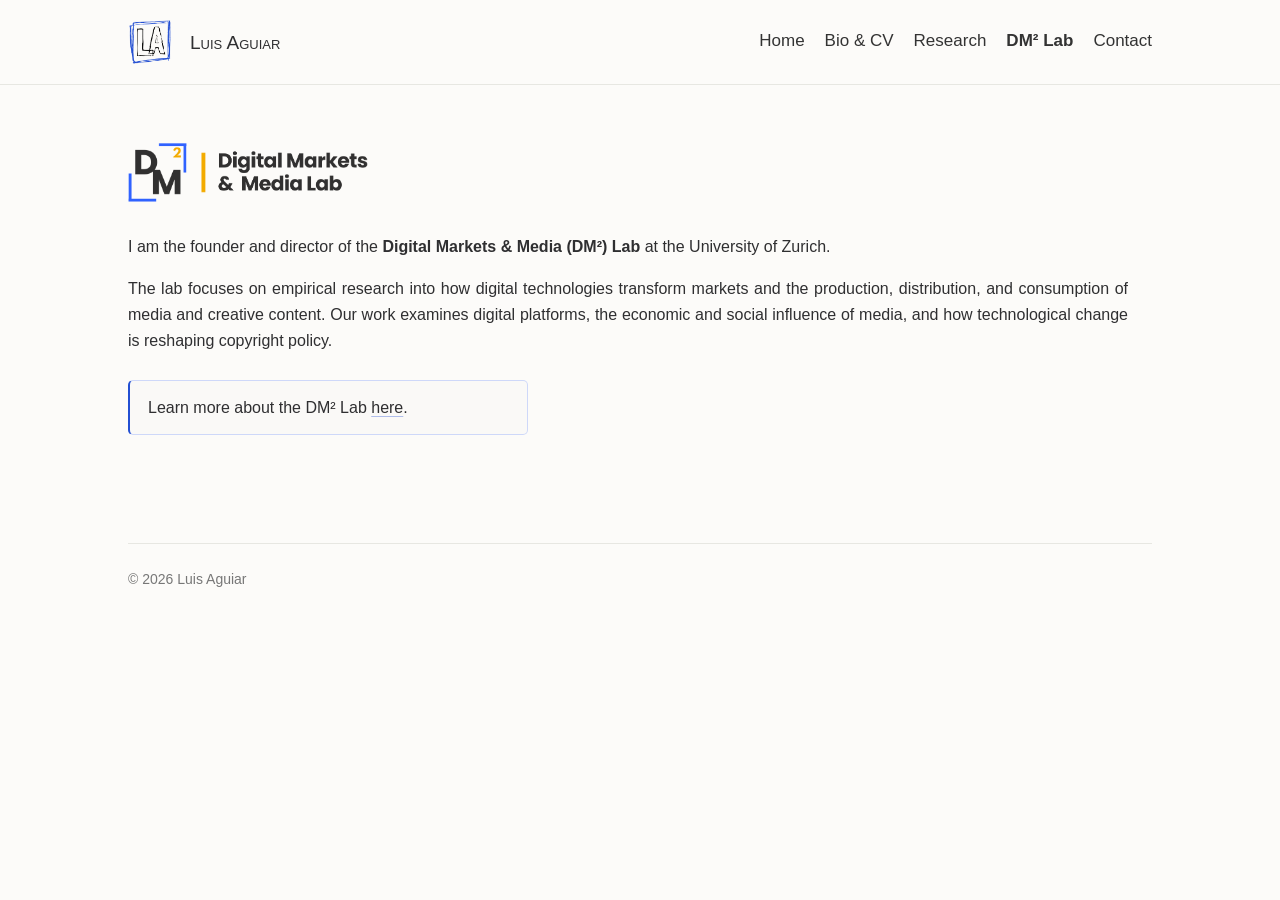
<file: dm2-lab.html>
<!doctype html>
<html lang="en">
<head>
  <meta charset="utf-8" />
  <meta name="viewport" content="width=device-width, initial-scale=1" />
  <title>DM² Lab · Luis Aguiar</title>
  <meta name="description" content="Learn about the Digital Markets &amp; Media Lab at the University of Zurich, founded and directed by Luis Aguiar." />

  <link rel="icon" type="image/png" href="assets/LA_logo_favicon.png?v=4" />
  <link rel="stylesheet" href="styles.css?v=9" />
</head>

<body>
  <header class="site-header">
    <div class="header-inner">
      <a aria-label="Luis Aguiar home" class="logo-link" href="index.html">
        <img alt="Luis Aguiar logo" class="header-logo" src="assets/LA_logo.png" />
        <span class="logo-name" style="font-variant: small-caps;">Luis Aguiar</span>
      </a>

      <nav aria-label="Main navigation" class="nav">
        <a href="index.html">Home</a>
        <a href="bio-cv.html">Bio &amp; CV</a>
        <a href="research.html">Research</a>
        <a class="active" href="dm2-lab.html" aria-current="page">DM² Lab</a>
        <a href="contact.html">Contact</a>
      </nav>
    </div>
  </header>

  <main class="layout page-layout dm2-page">
    <img class="dm2-page-logo" src="assets/dm2-logo-full.png" alt="Digital Markets &amp; Media Lab" />

    <section class="content-section prose dm2-prose">
      <p>
        I am the founder and director of the <strong>Digital Markets &amp; Media (DM²) Lab</strong> at the University of Zurich.
      </p>
      <p>
        The lab focuses on empirical research into how digital technologies transform markets and the production, distribution, and consumption of media and creative content. Our work examines digital platforms, the economic and social influence of media, and how technological change is reshaping copyright policy.
      </p>

      <p class="note">
        Learn more about the DM² Lab <a href="https://www.dm2lab.org" target="_blank" rel="noopener noreferrer">here</a>.
      </p>
    </section>
  </main>

  <footer class="site-footer">
    <div class="footer-inner">
      <div>
        <p>&copy; 2026 Luis Aguiar</p>
      </div>
    </div>
  </footer>

</body>
</html>
</file>
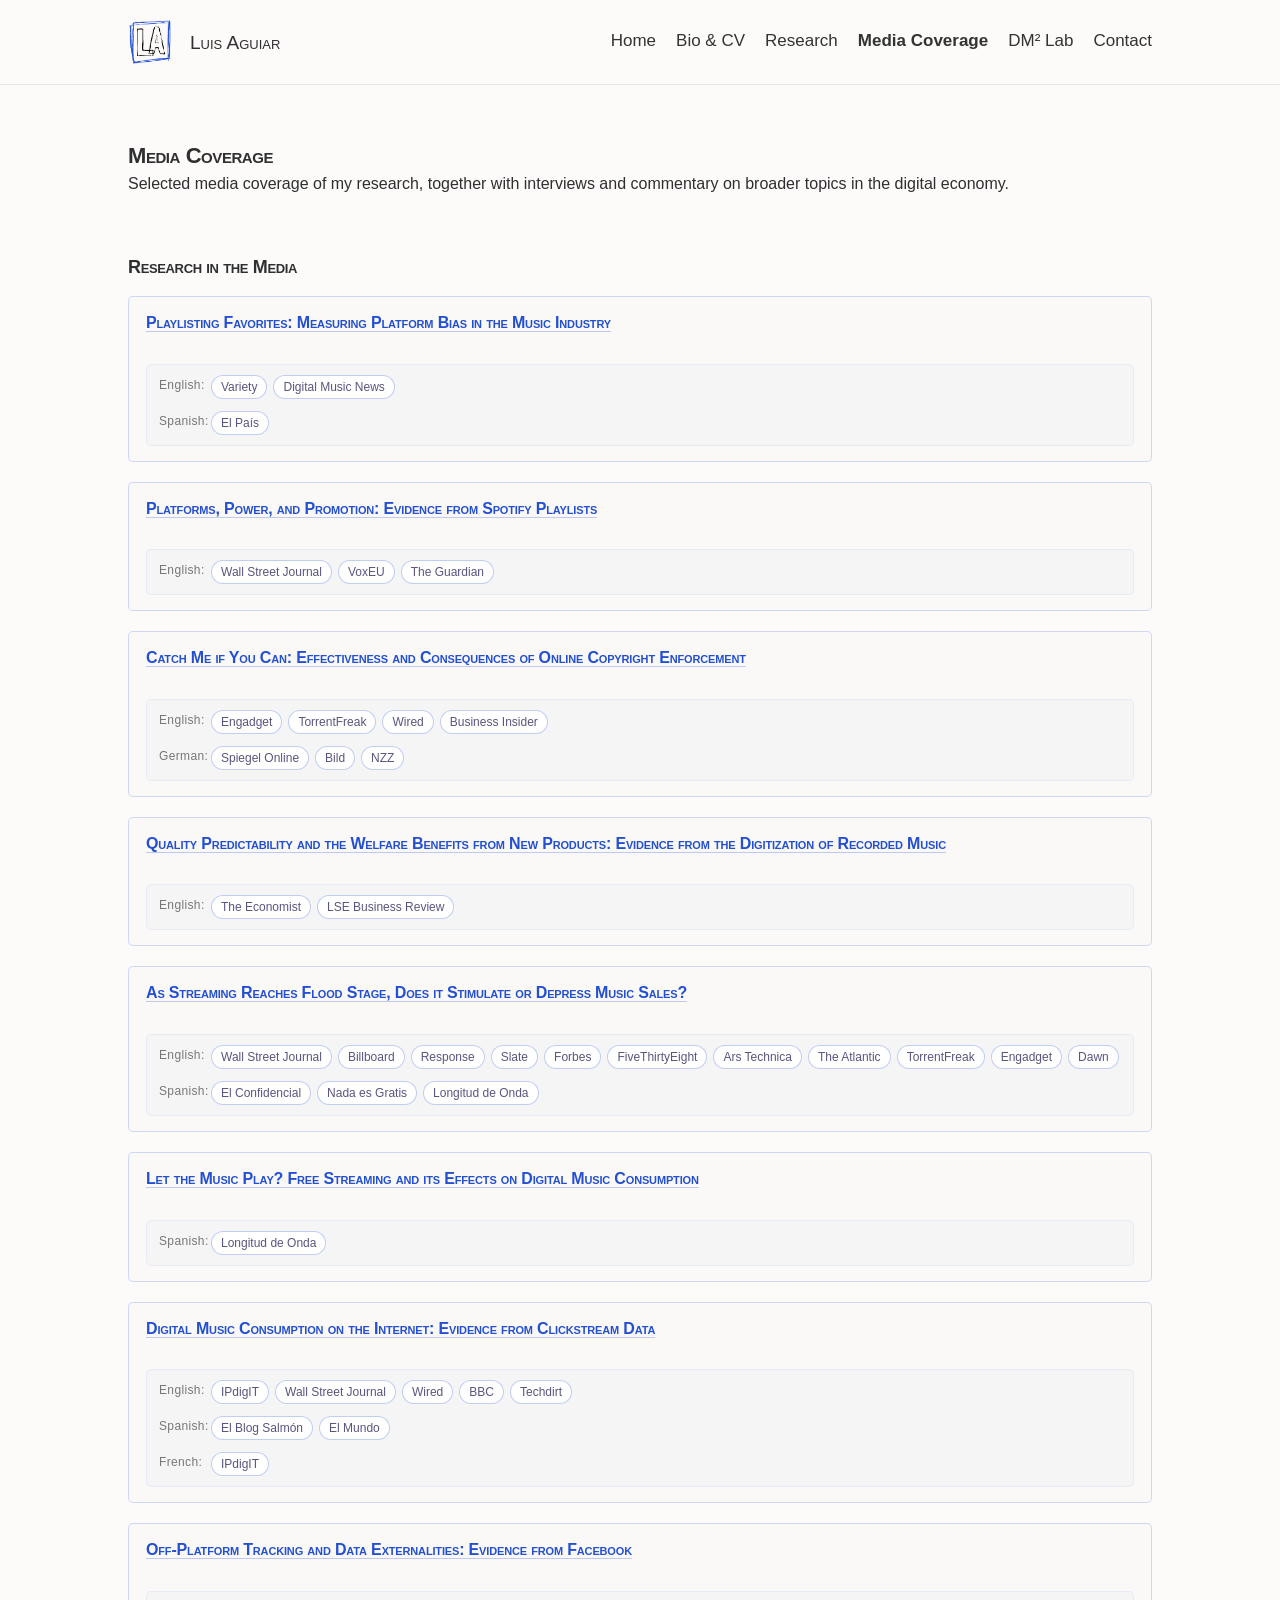
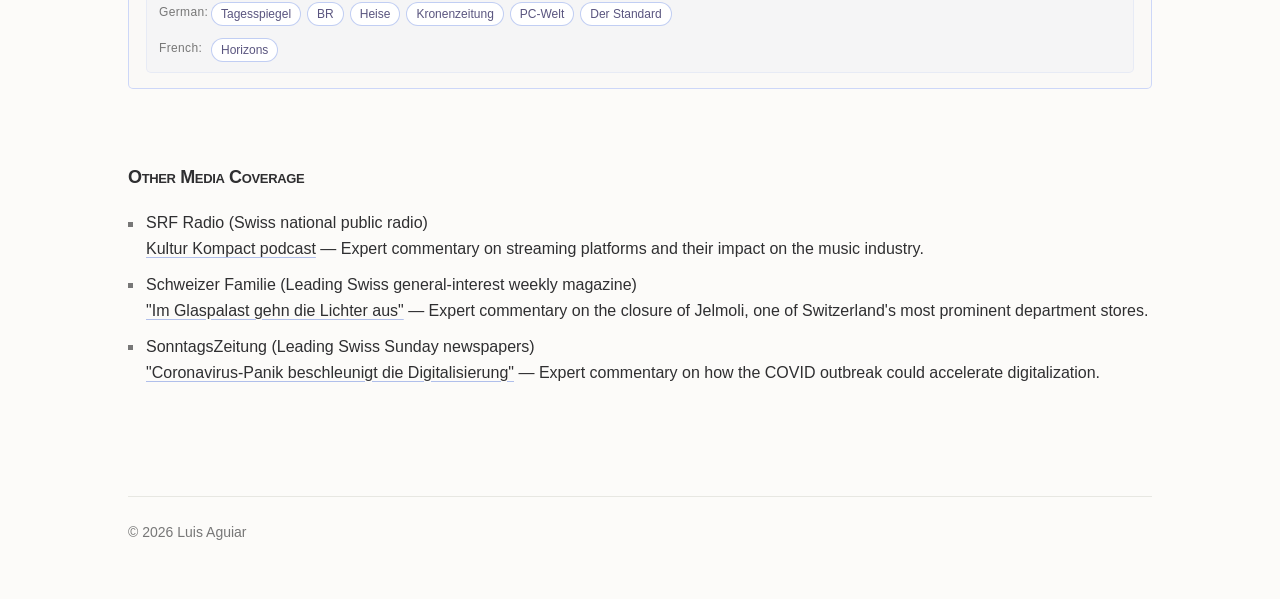
<file: media-coverage.html>
<!doctype html>
<html lang="en">
<head>
  <meta charset="utf-8" />
  <meta name="viewport" content="width=device-width, initial-scale=1" />
  <meta name="robots" content="noindex, nofollow, noarchive" />
  <title>Media Coverage &middot; Luis Aguiar</title>
  <meta name="description" content="Media coverage of Luis Aguiar's research and expert commentary." />
  <link rel="icon" type="image/png" href="assets/LA_logo_favicon.png?v=4" />
  <link rel="stylesheet" href="styles.css" />
</head>

<body>
  <header class="site-header">
    <div class="header-inner">
      <a aria-label="Luis Aguiar home" class="logo-link" href="index.html">
        <img alt="Luis Aguiar logo" class="header-logo" src="assets/LA_logo.png" />
        <span class="logo-name" style="font-variant: small-caps;">Luis Aguiar</span>
      </a>
      <nav aria-label="Main navigation" class="nav">
        <a href="index.html">Home</a>
        <a href="bio-cv.html">Bio &amp; CV</a>
        <a href="research.html">Research</a>
        <a class="active" href="media-coverage.html">Media Coverage</a>
        <a href="dm2-lab.html">DM² Lab</a>
        <a href="contact.html">Contact</a>
      </nav>
    </div>
  </header>

  <main class="layout page-layout">
    <section class="page-header">
      <h1 style="font-variant: small-caps;">Media Coverage</h1>
      <p class="page-intro page-intro-wide">
        Selected media coverage of my research, together with interviews and commentary on broader topics in the digital economy.
      </p>
    </section>

    <section class="content-section paper-section" aria-labelledby="research-coverage-heading">
      <h2 id="research-coverage-heading" style="font-variant: small-caps;">Research in the Media</h2>
      <div class="paper-list">
        <article class="paper-card">
          <div class="paper-card-main">
            <h3 class="paper-title">
              <a href="research.html#playlisting-favorites">Playlisting Favorites: Measuring Platform Bias in the Music Industry</a>
            </h3>
          </div>
          <div class="coverage-groups" aria-label="Media coverage by language">
            <div class="coverage-group">
              <p class="coverage-language">English:</p>
              <div class="paper-actions" aria-label="English media coverage links">
                <a class="paper-link-button secondary" href="https://variety.com/2021/music/news/spotify-new-music-friday-playlist-indie-women-artists-1235082666/" rel="noopener" target="_blank">Variety</a>
                <a class="paper-link-button secondary" href="https://www.digitalmusicnews.com/2021/10/07/spotify-new-music-friday-playlist/" rel="noopener" target="_blank">Digital Music News</a>
              </div>
            </div>
            <div class="coverage-group">
              <p class="coverage-language">Spanish:</p>
              <div class="paper-actions" aria-label="Spanish media coverage links">
                <a class="paper-link-button secondary" href="https://elpais.com/tecnologia/2021-09-11/cada-vez-menos-globales-spotify-hace-que-escuchemos-mas-musica-local.html" rel="noopener" target="_blank">El Pa&iacute;s</a>
              </div>
            </div>
          </div>
        </article>

        <article class="paper-card">
          <div class="paper-card-main">
            <h3 class="paper-title">
              <a href="research.html#platforms-power-promotion">Platforms, Power, and Promotion: Evidence from Spotify Playlists</a>
            </h3>
          </div>
          <div class="coverage-groups" aria-label="Media coverage by language">
            <div class="coverage-group">
              <p class="coverage-language">English:</p>
              <div class="paper-actions" aria-label="English media coverage links">
                <a class="paper-link-button secondary" href="https://www.wsj.com/articles/spotify-disputes-point-to-the-power-of-the-playlist-1528307004" rel="noopener" target="_blank">Wall Street Journal</a>
                <a class="paper-link-button secondary" href="https://cepr.org/voxeu/columns/platforms-promotion-and-product-discovery-evidence-spotify-playlists" rel="noopener" target="_blank">VoxEU</a>
                <a class="paper-link-button secondary" href="https://www.theguardian.com/music/2019/apr/28/streaming-music-algorithms-spotify" rel="noopener" target="_blank">The Guardian</a>
              </div>
            </div>
          </div>
        </article>

        <article class="paper-card">
          <div class="paper-card-main">
            <h3 class="paper-title">
              <a href="research.html#catch-me-if-you-can">Catch Me if You Can: Effectiveness and Consequences of Online Copyright Enforcement</a>
            </h3>
          </div>
          <div class="coverage-groups" aria-label="Media coverage by language">
            <div class="coverage-group">
              <p class="coverage-language">English:</p>
              <div class="paper-actions" aria-label="English media coverage links">
                <a class="paper-link-button secondary" href="https://www.engadget.com/2015-05-15-european-commission-piracy.html" rel="noopener" target="_blank">Engadget</a>
                <a class="paper-link-button secondary" href="https://torrentfreak.com/shutting-down-pirate-sites-is-ineffective-european-commission-finds-150514/" rel="noopener" target="_blank">TorrentFreak</a>
                <a class="paper-link-button secondary" href="https://www.wired.com/story/european-piracy-study/" rel="noopener" target="_blank">Wired</a>
                <a class="paper-link-button secondary" href="https://www.businessinsider.com/this-is-what-happens-to-levels-of-piracy-when-police-shut-down-an-illegal-site-2015-5" rel="noopener" target="_blank">Business Insider</a>
              </div>
            </div>
            <div class="coverage-group">
              <p class="coverage-language">German:</p>
              <div class="paper-actions" aria-label="German media coverage links">
                <a class="paper-link-button secondary" href="https://www.spiegel.de/netzwelt/web/kino-to-sperre-wirkt-nicht-gegen-illegales-streaming-a-1034279.html" rel="noopener" target="_blank">Spiegel Online</a>
                <a class="paper-link-button secondary" href="https://www.bild.de/leben-wissen/digital/kino-to-verbot-der-seite-daemmt-illegales-streaming-nicht-ein-5d400162261b9100018428bb" rel="noopener" target="_blank">Bild</a>
                <a class="paper-link-button secondary" href="https://www.nzz.ch/digital/nick-szabo-satoshi-nakamoto-bitcoin-ld.897445" rel="noopener" target="_blank">NZZ</a>
              </div>
            </div>
          </div>
        </article>

        <article class="paper-card">
          <div class="paper-card-main">
            <h3 class="paper-title">
              <a href="research.html#quality-predictability">Quality Predictability and the Welfare Benefits from New Products: Evidence from the Digitization of Recorded Music</a>
            </h3>
          </div>
          <div class="coverage-groups" aria-label="Media coverage by language">
            <div class="coverage-group">
              <p class="coverage-language">English:</p>
              <div class="paper-actions" aria-label="English media coverage links">
                <!-- <a class="paper-link-button secondary" href="https://www.economist.com/business/2016/02/06/from-major-to-minor" rel="noopener" target="_blank">The Economist</a> -->
                <a class="paper-link-button secondary" href="https://www.economist.com/finance-and-economics/2015/01/08/hidden-in-the-long-tail" rel="noopener" target="_blank">The Economist</a>
                <a class="paper-link-button secondary" href="https://blogs.lse.ac.uk/businessreview/2018/11/19/the-digitisation-of-recorded-music-studying-the-long-tail-effect/" rel="noopener" target="_blank">LSE Business Review</a>
              </div>
            </div>
          </div>
        </article>

        <article class="paper-card">
          <div class="paper-card-main">
            <h3 class="paper-title">
              <a href="research.html#streaming-music-sales">As Streaming Reaches Flood Stage, Does it Stimulate or Depress Music Sales?</a>
            </h3>
          </div>
          <div class="coverage-groups" aria-label="Media coverage by language">
            <div class="coverage-group">
              <p class="coverage-language">English:</p>
              <div class="paper-actions" aria-label="English media coverage links">
                <a class="paper-link-button secondary" href="https://www.wsj.com/articles/BL-REB-34323" rel="noopener" target="_blank">Wall Street Journal</a>
                <a class="paper-link-button secondary" href="https://www.billboard.com/music/music-news/spotify-piracy-study-wrong-european-commission-6746181/" rel="noopener" target="_blank">Billboard</a>
                <a class="paper-link-button secondary" href="https://digitopoly.org/2015/10/31/getting-our-name-on-a-billboard/" rel="noopener" target="_blank">Response</a>
                <a class="paper-link-button secondary" href="https://slate.com/business/2015/10/economics-study-says-taylor-swift-is-wrong-about-spotify.html" rel="noopener" target="_blank">Slate</a>
                <a class="paper-link-button secondary" href="https://www.forbes.com/sites/hughmcintyre/2015/10/30/report-spotify-may-be-revenue-neutral-for-the-music-industry/" rel="noopener" target="_blank">Forbes</a>
                <a class="paper-link-button secondary" href="https://fivethirtyeight.com/features/maybe-spotify-isnt-killing-the-music-industry-after-all/" rel="noopener" target="_blank">FiveThirtyEight</a>
                <a class="paper-link-button secondary" href="https://arstechnica.com/tech-policy/2015/10/spotify-reduces-piracy-but-also-cuts-into-digital-track-sales/" rel="noopener" target="_blank">Ars Technica</a>
                <a class="paper-link-button secondary" href="https://www.theatlantic.com/business/archive/2015/10/spotify-isnt-killing-record-sales/412684/" rel="noopener" target="_blank">The Atlantic</a>
                <a class="paper-link-button secondary" href="https://torrentfreak.com/spotify-helps-to-beat-music-piracy-european-commission-finds-151028/" rel="noopener" target="_blank">TorrentFreak</a>
                <a class="paper-link-button secondary" href="https://www.engadget.com/2015-10-28-spotify-piracy-study.html" rel="noopener" target="_blank">Engadget</a>
                <a class="paper-link-button secondary" href="https://www.dawn.com/news/1226124/spotify-streaming-leads-to-fewer-track-sales-less-piracy" rel="noopener" target="_blank">Dawn</a>
              </div>
            </div>
            <div class="coverage-group">
              <p class="coverage-language">Spanish:</p>
              <div class="paper-actions" aria-label="Spanish media coverage links">
                <a class="paper-link-button secondary" href="https://www.elconfidencial.com/tecnologia/2015-10-28/reduce-spotify-de-verdad-la-pirateria-segun-la-comision-europea-si_1074383/" rel="noopener" target="_blank">El Confidencial</a>
                <a class="paper-link-button secondary" href="https://nadaesgratis.es/admin/spotify-o-los-costes-de-lo-gratuito" rel="noopener" target="_blank">Nada es Gratis</a>
                <a class="paper-link-button secondary" href="https://www.rtve.es/play/audios/longitud-de-onda/longitud-onda-cambiado-musica-streaming-28-02-18/4497496/" rel="noopener" target="_blank">Longitud de Onda</a>
              </div>
            </div>
          </div>
        </article>

        <article class="paper-card">
          <div class="paper-card-main">
            <h3 class="paper-title">
              <a href="research.html#let-the-music-play">Let the Music Play? Free Streaming and its Effects on Digital Music Consumption</a>
            </h3>
          </div>
          <div class="coverage-groups" aria-label="Media coverage by language">
            <div class="coverage-group">
              <p class="coverage-language">Spanish:</p>
              <div class="paper-actions" aria-label="Spanish media coverage links">
                <a class="paper-link-button secondary" href="https://www.rtve.es/play/audios/longitud-de-onda/longitud-onda-cambiado-musica-streaming-28-02-18/4497496/" rel="noopener" target="_blank">Longitud de Onda</a>
              </div>
            </div>
          </div>
        </article>

        <article class="paper-card">
          <div class="paper-card-main">
            <h3 class="paper-title">
              <a href="research.html#digital-music-consumption">Digital Music Consumption on the Internet: Evidence from Clickstream Data</a>
            </h3>
          </div>
          <div class="coverage-groups" aria-label="Media coverage by language">
            <div class="coverage-group">
              <p class="coverage-language">English:</p>
              <div class="paper-actions" aria-label="English media coverage links">
                <a class="paper-link-button secondary" href="https://www.ipdigit.eu/2013/12/the-hidden-treasure-of-piracy/" rel="noopener" target="_blank">IPdigIT</a>
                <a class="paper-link-button secondary" href="https://www.wsj.com/articles/BL-TEB-5357" rel="noopener" target="_blank">Wall Street Journal</a>
                <a class="paper-link-button secondary" href="https://www.wired.com/story/music-piracy-doesnt-hurt-sales/" rel="noopener" target="_blank">Wired</a>
                <a class="paper-link-button secondary" href="https://www.bbc.com/news/technology-21856720" rel="noopener" target="_blank">BBC</a>
                <a class="paper-link-button secondary" href="https://www.techdirt.com/2013/03/22/tale-two-studies-file-sharing-helps-sales/" rel="noopener" target="_blank">Techdirt</a>
              </div>
            </div>
            <div class="coverage-group">
              <p class="coverage-language">Spanish:</p>
              <div class="paper-actions" aria-label="Spanish media coverage links">
                <a class="paper-link-button secondary" href="https://www.elblogsalmon.com/sectores/la-ue-es-clara-la-pirateria-de-musica-no-perjudica-a-los-propietarios-de-los-derechos-de-autor" rel="noopener" target="_blank">El Blog Salm&oacute;n</a>
                <a class="paper-link-button secondary" href="https://www.elmundo.es/elmundo/2013/03/19/navegante/1363695074.html" rel="noopener" target="_blank">El Mundo</a>
              </div>
            </div>
            <div class="coverage-group">
              <p class="coverage-language">French:</p>
              <div class="paper-actions" aria-label="French media coverage links">
                <a class="paper-link-button secondary" href="https://www.ipdigit.eu/2013/04/lor-cache-des-pirates/" rel="noopener" target="_blank">IPdigIT</a>
              </div>
            </div>
          </div>
        </article>

        <article class="paper-card">
          <div class="paper-card-main">
            <h3 class="paper-title">
              <a href="research.html#off-platform-tracking">Off-Platform Tracking and Data Externalities: Evidence from Facebook</a>
            </h3>
          </div>
          <div class="coverage-groups" aria-label="Media coverage by language">
            <div class="coverage-group">
              <p class="coverage-language">German:</p>
              <div class="paper-actions" aria-label="German media coverage links">
                <a class="paper-link-button secondary" href="https://background.tagesspiegel.de/digitalisierung-und-ki/briefing/wie-facebook-daten-von-nicht-usern-sammelt" rel="noopener" target="_blank">Tagesspiegel</a>
                <a class="paper-link-button secondary" href="https://www.br.de/nachrichten/netzwelt/facebook-kann-die-haelfte-der-internet-aktivitaet-beobachten%2CTCECmAr" rel="noopener" target="_blank">BR</a>
                <a class="paper-link-button secondary" href="https://www.heise.de/news/Facebook-kann-bis-zu-52-Prozent-der-Aktivitaet-aller-Internetnutzer-verfolgen-7184898.html" rel="noopener" target="_blank">Heise</a>
                <a class="paper-link-button secondary" href="https://www.krone.at/2766696" rel="noopener" target="_blank">Kronenzeitung</a>
                <a class="paper-link-button secondary" href="https://www.pcwelt.de/article/1205965/studie-facebook-kann-haelfte-aller-internetaktivitaeten-verfolgen.html" rel="noopener" target="_blank">PC-Welt</a>
                <a class="paper-link-button secondary" href="https://www.derstandard.de/story/2000137660763/tracking-facebook-kann-die-haelfte-aller-aktivitaeten-im-web-mitverfolgen" rel="noopener" target="_blank">Der Standard</a>
              </div>
            </div>
            <div class="coverage-group">
              <p class="coverage-language">French:</p>
              <div class="paper-actions" aria-label="French media coverage links">
                <a class="paper-link-button secondary" href="https://www.revue-horizons.ch/2022/06/02/comment-meta-aspire-les-donnees-de-tous-grace-aux-jaime/" rel="noopener" target="_blank">Horizons</a>
              </div>
            </div>
          </div>
        </article>
      </div>
    </section>

    <section class="content-section paper-section" aria-labelledby="other-coverage-heading">
      <h2 id="other-coverage-heading" style="font-variant: small-caps;">Other Media Coverage</h2>
      <p class="page-intro">
        <!-- Interviews and expert commentary not tied to a specific research paper will be listed here. -->
      </p>
      <ul class="square-list" aria-label="Other media coverage">
        <!-- -- Add one list item for each appearance, for example: -->
        <li>SRF Radio (Swiss national public radio) <br> <a href="https://avenue.argusdatainsights.ch/Article/AvenueClip?avenueGUID=8f948f72b8bc48c0971413bae349266c&aboNrIntern=1070143&herkunftOriginalId=94821312&dateitypId=4" rel="noopener" target="_blank">Kultur Kompact podcast</a>  &mdash; Expert commentary on streaming platforms and their impact on the music industry.</li>
        <li>Schweizer Familie (Leading Swiss general-interest weekly magazine)<br><a href="https://www.dropbox.com/scl/fi/5pku8diulukai831ds4gn/SchweizerFamilie_Jelmoli.pdf?rlkey=mlm90arvw57qsog1akd97ohp7&dl=0" rel="noopener" target="_blank">"Im Glaspalast gehn die Lichter aus"</a> &mdash; Expert commentary on the closure of Jelmoli, one of Switzerland's most prominent department stores.</li>
        <li>SonntagsZeitung (Leading Swiss Sunday newspapers)<br><a href="https://www.dropbox.com/scl/fi/o5jv1tkr6ox12andwjmmy/Sonntagzeitung_coronavirus.pdf?rlkey=hkalglpj9eiuvaiutp6gbyshh&dl=0" rel="noopener" target="_blank">"Coronavirus-Panik beschleunigt die Digitalisierung"</a> &mdash; Expert commentary on how the COVID outbreak could accelerate digitalization.</li>
</ul>
    </section>
  </main>

  <footer class="site-footer">
    <div class="footer-inner">
      <div>
        <p>&copy; 2026 Luis Aguiar</p>
      </div>
    </div>
  </footer>
</body>
</html>
</file>
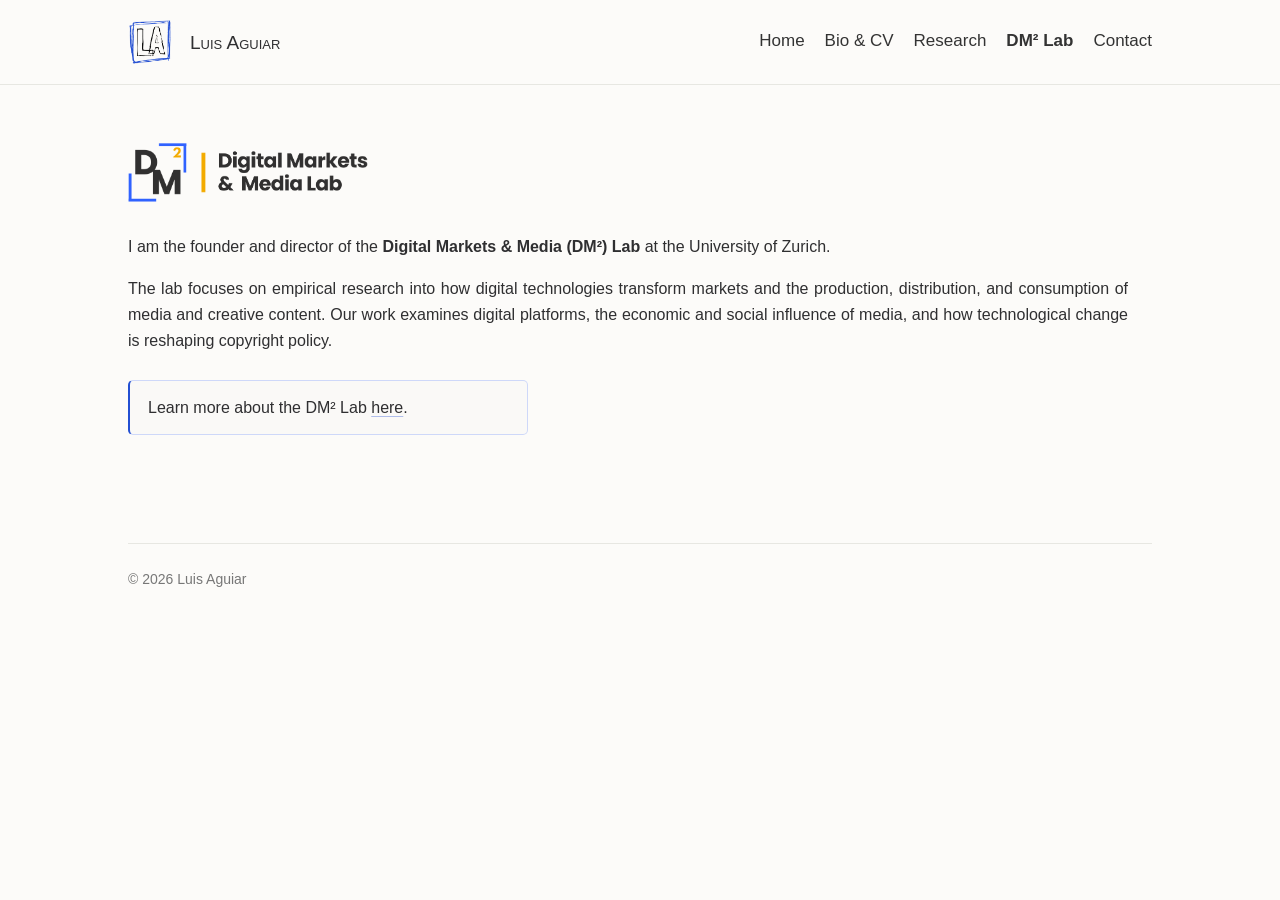
<file: recode.html>
<!doctype html>
<html lang="en">
<head>
  <meta charset="utf-8" />
  <meta name="viewport" content="width=device-width, initial-scale=1" />
  <meta http-equiv="refresh" content="0; url=dm2-lab.html" />
  <title>DM² Lab · Luis Aguiar</title>
  <link rel="canonical" href="https://luis-aguiar.com/dm2-lab.html" />
  <link rel="icon" type="image/png" href="assets/LA_logo_favicon.png?v=4" />
</head>
<body>
  <p>This page has moved to the <a href="dm2-lab.html">DM² Lab overview</a>.</p>
</body>
</html>
</file>
<file: styles.css>
/* ========================================================================== 
   Luis Aguiar website — main stylesheet
   --------------------------------------------------------------------------
   How to use this file:
   1. Save this file as `styles.css` in the same folder as your HTML files.
   2. Most visual changes can be made in SECTION 1: DESIGN VARIABLES.
   3. Search for "CHANGE HERE" to find the values you are most likely to edit.

   Structure of this CSS:
   1.  Design variables
   2.  Basic reset and page defaults
   3.  Links and typography
   4.  Header and navigation
   5.  General page layout
   6.  Homepage intro: text, UZH logo, portrait
   7.  Homepage affiliations and funding strip
   8.  Profile/link buttons
   9.  Standard content sections and notes
   10. Research page, paper cards, and paper-link buttons
   11. Legacy paper-list compatibility
   12. Table-like lists
   13. Logo groups, contact grid, footer
   14. Media coverage / press links
   15. Contact page
   16. Responsive design
   ========================================================================== */


/* ========================================================================== 
   1. DESIGN VARIABLES
   --------------------------------------------------------------------------
   Change values here first. These variables are reused throughout the site.
   ========================================================================== */

:root {
  /* ========================================================================
     MAIN COLORS
     ------------------------------------------------------------------------
     Change these only if you want to change the visual identity of the site.
     ======================================================================== */
  --blue: rgb(35, 79, 210);              /* Main blue: paper titles, hover states, active elements */
  --lightblueBG: #eef2fc;                /* Very light blue: button hover background */
  /* --ink: rgb(51, 51, 51);                Main body text color */
  --ink: #2f2f31;            /* Main body text */
  
  --muted: #777777;                      /* Grey text: subtitles, metadata, labels */
  --line: #e7e7e2;                       /* Default subtle divider line color */
  --light: rgb(247, 247, 245);           /* Light neutral background */
  --page-bg:  #fcfbf9;                    /* Page background color. Pure white is #ffffff*/
  /* --card-bg: #e8e8e8e7;     */             /* Legacy card background */
  --card-bg: rgba(255, 255, 255, 0.72);  /* Legacy card background */
  --card-border: #e4e1da;                /* Legacy card border */
  --card-border2: rgba(48, 98, 255, .22);/* Subtle blue border used on cards/buttons */

  /* ========================================================================
     FONT
     ------------------------------------------------------------------------
     Make sure DM Sans is loaded in your HTML if you use it here.
     ======================================================================== */
  --sans: "DM Sans", sans-serif;

  /* ========================================================================
     PAGE WIDTH AND SIDE PADDING
     ------------------------------------------------------------------------
     --max controls the maximum width of the content area.
     --side-padding controls the left/right padding inside that area.
     ======================================================================== */
  --max: 1080px;
  --side-padding: 28px;
  --side-padding-mobile: 20px;

  /* ========================================================================
     HEADER / NAVIGATION
     ======================================================================== */
  --header-logo-width: 44px;             /* Size of the LA logo in the header */
  --header-padding-y: 20px;              /* Vertical padding of the header */
  --nav-font-size: 17px;                 /* Navigation text size */
  --nav-gap: 20px;                       /* Space between nav items */

  /* ========================================================================
     HOMEPAGE GRID
     ------------------------------------------------------------------------
     The homepage has a left text column and a right image/logo column.
     ======================================================================== */
  --home-top-space: 60px;                /* Space between header and homepage content */
  --home-right-column: 360px;            /* Width of the right column: UZH logo/portrait */
  --home-column-gap: 54px;               /* Horizontal gap between left and right columns */
  --home-row-gap: 20px;                  /* General vertical gap between homepage grid rows */

  /* ========================================================================
     HOMEPAGE BIO + PORTRAIT BAND
     ------------------------------------------------------------------------
     This is the block containing the biography text on the left and portrait
     on the right, between two horizontal lines.
     ======================================================================== */
  --intro-line-width: 610px;             /* Width of the left bio column and top intro line.
                                            With the current layout this equals:
                                            1080 - 2*28 - 360 - 54 = 610px. */
  --intro-band-top-space: 10px;          /* Space above the top line of the bio/portrait band */
  --intro-band-padding-y: 40px;          /* Space between each bio-band line and the bio/portrait content */

  /* ========================================================================
     HOMEPAGE HORIZONTAL LINES
     ------------------------------------------------------------------------
     There are four homepage lines:
       - intro top line: controlled by --intro-line-width
       - line 1: bottom of bio/portrait band, above Other Affiliations
       - line 2: between Other Affiliations and Funding
       - line 3: below Funding

     Use 0 to hide a line, e.g. --home-line-3-width: 0;
     Use 100% for full content width.
     Use var(--intro-line-width) to match the bio text line.
     ======================================================================== */
  --home-line-color: var(--lightblueBG);        /* Color of these homepage horizontal lines */
  --home-line-1-width: var(--intro-line-width);
  --home-line-2-width: 100%;
  --home-line-3-width: 0;
  --home-line-left: 0;                   /* 0 = starts at same left edge as intro/footer lines */
  --home-line-translate-x: 0;            /* Use -50% only when --home-line-left is 50% */

  /* ========================================================================
     HOMEPAGE IMAGES
     ======================================================================== */
  --uzh-logo-width: 170px;               /* Size of UZH logo */
  --portrait-width: 230px;               /* Portrait width */
  --portrait-radius: 5px;                /* Portrait corner roundness */
  --image-gap: 36px;                     /* Fallback gap between image elements */

  /* ========================================================================
     TEXT SIZES
     ======================================================================== */
  --body-font-size: 16px;
  --h1-size: 22px;
  --h2-size: 18px;
  --h3-size: 17px;
  --subtitle-size: 17px;

  /* ========================================================================
     HOMEPAGE: OTHER AFFILIATIONS
     ------------------------------------------------------------------------
     Controls the two-column layout of the Other Affiliations block on desktop.
     ======================================================================== */
  --affiliations-label-column: 170px;    /* Width of the left label column */
  --affiliations-column-gap: 1px;       /* Gap between label and affiliation list */
  --affiliations-padding-y: 28px;        /* Space above/below the affiliation content, inside the lines */

  /* ========================================================================
     HOMEPAGE: FUNDING STRIP
     ------------------------------------------------------------------------
     These values now actually control the funding block.
     ======================================================================== */
  --funding-top-space: 40px;             /* Space between line 2 and the first funding row */
  --funding-bottom-space: 40px;          /* Space between last funding row and line 3 */
  --funding-logo-column: 190px;          /* Width reserved for the funding logos */
  --funding-column-gap: 50px;            /* Horizontal gap between logo column and funding text */
  --funding-row-gap: 50px;               /* Vertical gap between ERC row and SNSF row */
  --funding-logo-width: 150px;           /* Maximum funding logo width */
  --dm2-logo-width: 180px;           /* Maximum dm2 logo width */
  --funding-text-size: 16px;             /* Funding text size */
  --after-funding-line-space: 34px;      /* Space between line 3 and the profile buttons */

  /* ========================================================================
     PROFILE / EXTERNAL LINK BUTTONS
     ======================================================================== */
  --button-font-size: 15px;
  --button-radius: 6px;
  --button-gap: 12px;

  /* ========================================================================
     RESEARCH PAGE / PAPER CARDS
     ======================================================================== */
  --paper-card-padding-y: 15px;
  --paper-card-padding-x: 17px;
  --paper-card-radius: 5px;
  --paper-card-gap: 20px;
  --paper-card-background: rgb(209, 209, 209, 0.055);
  --paper-title-size: 16px;
  --paper-title-weight: 550;
  --paper-meta-size: 14.5px;
  --journal-logo-width: 96px;
  --journal-logo-height: 100px;

  /* Paper-card action buttons -------------------------------------------- */
  --paper-link-font-size: 12.5px;
  --paper-link-radius: 4px;
  --paper-link-padding-y: 3px;
  --paper-link-padding-x: 9px;
  --paper-link-gap: 7px;

  /* ========================================================================
     MEDIA COVERAGE
     ======================================================================== */
  --coverage-group-gap: 12px;
  --coverage-label-width: 42px;
  --coverage-label-size: 12px;
  --coverage-label-weight: 650;
  --coverage-box-bg: rgba(35, 79, 210, 0.02);
  --coverage-box-border: rgba(146, 170, 241, 0.14);
  --coverage-box-left-border: rgba(35, 79, 210, 0.35);
  --coverage-button-border: rgba(35, 79, 210, 0.28);
  --coverage-button-color: #5a557f;
}

/* ==========================================================================
   LARGE SCREEN OVERRIDES
   --------------------------------------------------------------------------
   These changes apply only on wider desktop screens.
   They keep the current laptop/mobile design mostly unchanged.
   ========================================================================== */

@media (min-width: 1300px) {
  :root {
    /* Wider content area on large desktop monitors */
    --max: 1240px;
    --side-padding: clamp(28px, 4vw, 64px);

    /* Slightly larger header and navigation */
    --header-logo-width: 50px;
    --header-padding-y: 24px;
    --nav-font-size: 17px;
    --nav-gap: 24px;

    /* Larger homepage layout */
    /* --home-right-column: 410px;
    --home-column-gap: 68px;
    --home-top-space: 76px; */

    /* Homepage line width */
    --intro-line-width: 640px;

    /* Larger images */
    --uzh-logo-width: 180px;
    --portrait-width: 270px;

    /* Larger text */
    --body-font-size: 16px;
    --h1-size: 22px;
    --h2-size: 18px;
    --h3-size: 17px;
    --subtitle-size: 17px;

    /* Funding and buttons */
    --funding-text-size: 16px;
    --button-font-size: 15px;

    /* Research page / paper cards */
    --paper-title-size: 17px;
    --paper-meta-size: 15px;
    --paper-card-padding-y: 18px;
    --paper-card-padding-x: 22px;
    --paper-card-gap: 22px;
    --journal-logo-width: 110px;
    --journal-logo-height: 110px;
  }

  /* Header name next to the logo */
  .site-header .logo-link .logo-name {
    font-size: 20px;
  }
}
/* ========================================================================== 
   2. BASIC RESET AND PAGE DEFAULTS
   --------------------------------------------------------------------------
   These rules make spacing and sizing more predictable across browsers.
   ========================================================================== */

* {
  box-sizing: border-box;
}

html {
  scroll-behavior: smooth;
  overflow-y: scroll;
}

body {
  margin: 0;
  color: var(--ink);
  /* background: #fff; */
  background: var(--page-bg);
  font-family: var(--sans);
  font-size: var(--body-font-size);
  line-height: 1.62;
  -webkit-font-smoothing: antialiased;
}

img {
  display: block;
  max-width: 100%;
  height: auto;
}

p {
  margin-top: 0;
}


/* ========================================================================== 
   3. LINKS AND TYPOGRAPHY
   --------------------------------------------------------------------------
   Controls default text links, headings, subtitles, and common text blocks.
   ========================================================================== */

a {
  color: var(--ink); 
  text-decoration-color: rgba(35, 79, 210, 0.35);
  text-underline-offset: 3px;
}

/* a:hover { */
  /* color: var(--blue); */
  /* text-decoration-color: var(--blue); */
/* } */

h1,
h2,
h3 {
  margin: 0;
  line-height: 1.18;
  letter-spacing: -0.02em;
}

h1 {
  font-size: var(--h1-size);
  font-weight: 600;
  margin-bottom: 4px;
}

h2 {
  font-size: var(--h2-size);
  font-weight: 600;
  margin-bottom: 18px;
}

h3 {
  font-size: var(--h3-size);
  font-weight: 500;
  color: var(--ink);
  /* color: rgb(107, 107, 138); */
  /* text-transform: small-caps; */
  font-variant: small-caps;

}

.subtitle {
  font-size: var(--subtitle-size);
  line-height: 1.35;
  color: var(--muted);
  margin: 0 0 28px;
  max-width: 650px;
}

.page-intro {
  font-size: 16px;
  color: var(--ink);
  margin: -2px 0 24px;
  max-width: 760px;
}

.page-intro-wide {
  max-width: none;
}

.prose {
  max-width: 1000px;
  margin: -30px 0 24px;

}

.meta {
  color: var(--muted);
  font-size: 15.5px;
}


/* ========================================================================== 
   4. HEADER AND NAVIGATION
   --------------------------------------------------------------------------
   Controls the sticky top bar: LA logo, name, and menu links.
   ========================================================================== */

.site-header {
  border-bottom: 1px solid var(--line); /* CHANGE HERE: set to `border-bottom: 0;` to remove header line */
  /* background: rgba(255, 255, 255, 0.96); */
  background: var(--page-bg);
  backdrop-filter: blur(10px);
  position: sticky;
  top: 0;
  z-index: 10;
}

.header-inner {
  max-width: var(--max);
  margin: 0 auto;
  padding: var(--header-padding-y) var(--side-padding);
  display: flex;
  align-items: center;
  justify-content: space-between;
  gap: 28px;
}

.logo-link {
  display: inline-flex;
  align-items: center;
  gap: 18px;                    /* CHANGE HERE: space between LA logo and name */
  line-height: 1;
  text-decoration: none;
  color: var(--ink);
  flex: 0 0 auto;
}

.header-logo {
  width: var(--header-logo-width); /* Controlled by --header-logo-width */
  min-width: 0;
}

.logo-name {
  font-size: 19px;
  font-weight: 400;
}

.nav {
  display: flex;
  justify-content: flex-end;
  align-items: center;
  gap: var(--nav-gap);          /* Controlled by --nav-gap */
  flex-wrap: wrap;
}

.nav a {
  color: #333;
  text-decoration: none;
  font-size: var(--nav-font-size);
  font-weight: 400;
  line-height: 1.2;
  padding: 6px 0 5px;
  border-bottom: 2px solid transparent;
  /* More reliable than font-variant: small-caps across browsers */
  font-variant: normal;
  text-transform: none;
}

.nav a:hover,
.nav a.active {
  color: #333;
  /* border-bottom-color: var(--blue);*/  /* Blue underline under active/hovered menu item */
}

.nav a.active {
  font-weight: 700;
}


/* ========================================================================== 
   5. GENERAL PAGE LAYOUT
   --------------------------------------------------------------------------
   `.layout` centers page content and constrains its maximum width.
   ========================================================================== */

.layout {
  max-width: var(--max);
  margin: 0 auto;
  padding: 0 var(--side-padding);
}

.home-layout {
  padding-top: var(--home-top-space);
}

.page-layout {
  padding-top: 58px;           /* CHANGE HERE: top spacing on regular pages */
  padding-bottom: 40px;
}

.page-header {
  margin-bottom: 24px;
}

/* Pages without a visible title -----------------------------------------
   Add `no-page-title` to <main> when a page should start directly with text:
   <main class="layout page-layout no-page-title">
------------------------------------------------------------------------ */

.no-page-title {
  padding-top: 24px;           /* CHANGE HERE: space below header on no-title pages */
}

.no-page-title .content-section:first-child {
  padding-top: 0;
}


/* ========================================================================== 
   6. HOMEPAGE INTRO: NAME, UZH LOGO, BIO TEXT, AND PORTRAIT
   --------------------------------------------------------------------------
   Expected homepage structure:

   <section class="intro-grid home-intro-combined">
     <div class="intro-text"> ... name + subtitle ... </div>
     <aside class="intro-side intro-media"> ... UZH logo ... </aside>

     <div class="intro-body-band">
       <div class="bio-copy"> ... biography paragraphs ... </div>
       <div class="portrait-cell"> ... portrait ... </div>
     </div>

     <section class="content-section affiliations-section">...</section>
     <div class="funding-strip">...</div>
     <div class="profile-buttons">...</div>
   </section>

   The `.intro-body-band` creates the two horizontal lines around the bio text
   and portrait. `align-items: center` vertically centers the bio text and
   portrait between those two lines.
   ========================================================================== */

.intro-grid,
.home-intro-combined {
  display: grid;
  grid-template-columns: minmax(0, 1fr) var(--home-right-column);
  column-gap: var(--home-column-gap);
  row-gap: var(--home-row-gap);
  align-items: start;
  padding-bottom: 56px;
}

/* Left column: name + subtitle ------------------------------------------ */
.intro-text {
  grid-column: 1;
}

.intro-text p {
  max-width: 680px;
}

/* Old <hr class="intro-rule"> is no longer used. The top line is generated
   by `.intro-body-band::before` so that the bio and portrait share the same
   pair of horizontal lines. */
.intro-rule {
  display: none;
}

/* Right column: UZH logo -------------------------------------------------
   The UZH logo and the portrait must share the same horizontal center.
   The portrait is centered by `.portrait-cell`; this block centers the UZH
   logo inside the same right-hand grid column.
-------------------------------------------------------------------------- */
.intro-side,
.intro-media {
  grid-column: 2;
  width: 100%;                    /* Use the full right column as the alignment area */
  display: flex;
  align-items: flex-start;        /* Vertical alignment within the row */
  justify-content: center;        /* Horizontal centering within the right column */
  padding-top: 0;
}

.uzh-logo {
  width: min(100%, var(--uzh-logo-width));
  margin-left: auto;              /* Keeps logo centered if browser handles image width oddly */
  margin-right: auto;
}

/* Bio + portrait band ----------------------------------------------------
   This full-width grid row contains the bio text on the left and portrait on
   the right. The two pseudo-elements create the horizontal lines.
-------------------------------------------------------------------------- */
.intro-body-band {
  grid-column: 1 / -1;

  display: grid;
  grid-template-columns: minmax(0, var(--intro-line-width)) var(--home-right-column);
  column-gap: var(--home-column-gap);
  align-items: center;

  position: relative;
  margin-top: var(--intro-band-top-space);
  padding: var(--intro-band-padding-y) 0;
}

/* Top line above the bio/portrait band. */
.intro-body-band::before {
  content: "";
  position: absolute;
  top: 0;
  left: var(--home-line-left);
  width: min(100%, var(--intro-line-width));
  height: 0.5px;
  background: var(--line);
  transform: translateX(var(--home-line-translate-x));
}

/* Line 1: bottom of bio/portrait band and top line above Other Affiliations. */
.intro-body-band::after {
  content: "";
  position: absolute;
  bottom: 0;
  left: var(--home-line-left);
  width: min(100%, var(--home-line-1-width));
  height: 0.5px;
  background: var(--line);
  transform: translateX(var(--home-line-translate-x));
}

.bio-copy {
  max-width: var(--intro-line-width);
  margin: 0;
}

.bio-copy p {
  max-width: 100%;
  font-size: var(--body-font-size);
  line-height: 1.62;
}

.bio-copy p,
.prose p {
  text-align: justify;
  /* hyphens: auto; */
}

.portrait-cell {
  display: flex;
  align-items: center;
  justify-content: center;
}

.hero-portrait {
  width: min(100%, var(--portrait-width));
  border-radius: var(--portrait-radius);
  transform: none;
}

/* Old text-link row. Kept for compatibility, but profile-buttons are preferred. */
.link-row {
  display: flex;
  flex-wrap: wrap;
  gap: 10px 18px;
  margin-top: 30px;
}

.link-row a {
  color: var(--blue);
  font-weight: 650;
}


/* ==========================================================================
   7. HOMEPAGE AFFILIATIONS AND FUNDING STRIP
   --------------------------------------------------------------------------
   The homepage uses three visible divider lines after the intro:
     - Line 1: `.intro-body-band::after`
     - Line 2: `.affiliations-section::after`
     - Line 3: `.funding-strip::after`

   The line lengths are controlled in SECTION 1 with:
     --home-line-1-width
     --home-line-2-width
     --home-line-3-width
   ========================================================================== */

/* Other Affiliations block ------------------------------------------------
   This is deliberately specific because the HTML also uses `.content-section`.
-------------------------------------------------------------------------- */
.content-section.affiliations-section {
  grid-column: 1 / -1;
  width: 100%;

  display: grid;
  grid-template-columns:
    var(--affiliations-label-column)
    minmax(0, calc(var(--intro-line-width) - var(--affiliations-label-column) - var(--affiliations-column-gap)));
  column-gap: var(--affiliations-column-gap);
  align-items: start;

  position: relative;
  border: 0;

  padding: var(--affiliations-padding-y) 0;
  margin: 0;
}

/* There is no top line here. The top line of this section is the bottom line
   of `.intro-body-band`, which avoids duplicate lines and spacing conflicts. */
.content-section.affiliations-section::before {
  display: none;
}

/* Line 2: between Other Affiliations and Funding. */
.content-section.affiliations-section::after {
  content: "";
  position: absolute;
  left: var(--home-line-left);
  bottom: 0;
  width: min(100%, var(--home-line-2-width));
  height: 0.5px;
  background: var(--line);
  transform: translateX(var(--home-line-translate-x));
}

.content-section.affiliations-section h3 {
  margin: 0;
  line-height: 1.15;
}

.square-list {
  list-style: none;
  margin: 0;
  padding: 0;
}

.square-list li {
  position: relative;
  margin: 0 0 10px;
  padding-left: 18px;
}

.square-list li:last-child {
  margin-bottom: 0;
}

.square-list li::before {
  content: "";
  position: absolute;
  left: 0;
  top: 0.72em;
  width: 5px;
  height: 5px;
  background: var(--muted);
}

/* Safety cleanup: hide any accidental old horizontal rules inside the
   homepage grid. */
.bio-copy > .intro-rule:last-child,
.home-intro-combined > hr {
  display: none;
}

/* Funding block ---------------------------------------------------------- */
.funding-strip {
  grid-column: 1 / -1;

  position: relative;
  border: 0;

  /* These two variables now control the funding spacing. */
  padding-top: var(--funding-top-space);
  padding-bottom: var(--funding-bottom-space);

  margin-top: 0;
  margin-bottom: var(--after-funding-line-space);
}

/* Line 3: below the funding block. Set --home-line-3-width: 0; to hide it. */
.funding-strip::after {
  content: "";
  position: absolute;
  left: var(--home-line-left);
  bottom: 0;
  width: min(100%, var(--home-line-3-width));
  height: 1px;
  background: var(--home-line-color);
  transform: translateX(var(--home-line-translate-x));
}

.funding-row {
  display: grid;
  grid-template-columns: var(--funding-logo-column) minmax(0, 1fr);
  column-gap: var(--funding-column-gap);
  align-items: center;
  margin-bottom: var(--funding-row-gap);
}

.funding-row:last-child {
  margin-bottom: 0;
}

.funding-logo-cell {
  display: flex;
  align-items: center;
  justify-content: flex-start;
}

.funding-logo {
  width: auto;
  max-width: var(--funding-logo-width);
  height: auto;
}

.erc-logo,
.snf-logo {
  max-width: var(--funding-logo-width);
}

.dm2-logo {
  max-width: var(--dm2-logo-width);
}

.funding-text-cell p {
  margin: 0;
  font-size: var(--funding-text-size);
  line-height: 1.6;
  color: var(--ink);
}

.funding-text-cell a {
  color: var(--ink);
  text-decoration-thickness: 1px;
  text-underline-offset: 3px;
}

.funding-text-cell a:hover,
.funding-text-cell a:focus {
  color: var(--blue);
  text-decoration-color: var(--blue);
}


/* ========================================================================== 
   8. PROFILE / EXTERNAL LINK BUTTONS
   --------------------------------------------------------------------------
   Used for Email, LinkedIn, Google Scholar, ORCID, SSRN, IDEAS RePEc, etc.
   Can be used on homepage and research page.
   ========================================================================== */

.profile-buttons,
.research-links {
  grid-column: 1 / -1;                 /* Makes buttons span full intro grid when inside homepage */
  display: flex;
  justify-content: center;
  align-items: center;
  flex-wrap: wrap;
  gap: var(--button-gap);
  margin-top: 10px;
  padding-top: 4px;
}

/* Use this class when the buttons should align left, e.g. under a page intro. */
.research-links {
  justify-content: flex-start;
  margin: 12px 0 28px;
}

.profile-button {
  display: inline-flex;
  align-items: center;
  gap: 8px;
  padding: 8px 14px;
  /* border: 1px solid #d8d4cc; */
  border: 1px solid rgba(48,98,255,.22);
  /*border-right: 1.5px solid var(--blue);*/  /* Subtle blue accent, matches current design */
  /*border-bottom: 1.5px solid var(--blue);*/ /*Subtle blue accent, matches current design */
  border-radius: var(--button-radius);
  /* background: #fff; */
  background: var(--page-bg);  
  color: #5a557f;
  text-decoration: none;
  font-size: var(--button-font-size);
  font-weight: 500;
  line-height: 1.2;
}

.profile-button:hover {
  color: var(--blue);
  border-color: var(--blue);
  text-decoration: none;
}

.profile-icon {
  display: inline-flex;
  align-items: center;
  justify-content: center;
  min-width: 16px;
  font-size: 15px;
  line-height: 1;
  color: #8b88a8;
}

.profile-button:hover .profile-icon {
  color: var(--blue);
}

.profile-button-icon-img {
  width: 16px;
  height: 16px;
  object-fit: contain;
  opacity: 0.75;
}

.profile-button:hover .profile-button-icon-img {
  opacity: 1;
}

/* Left-align profile buttons on pages such as Research */
.profile-buttons-left {
  justify-content: flex-start;
}

/* ========================================================================== 
   9. STANDARD CONTENT SECTIONS AND NOTES
   --------------------------------------------------------------------------
   Used for ordinary page sections, two-column text blocks, notes, education,
   affiliations, etc.
   ========================================================================== */

.content-section {
  padding: 42px 0;
  /* border-bottom: 1px solid var(--line); */
}

.content-section:last-child {
  border-bottom: 0;
}

.split-section {
  display: grid;
  grid-template-columns: 210px minmax(0, 1fr);
  gap: 52px;
  align-items: start;
}

.simple-list p,
.text-list p {
  margin: 0 0 10px;
}

.columns {
  display: grid;
  grid-template-columns: repeat(2, minmax(0, 1fr));
  gap: 6px 34px;
}

.note {
  border: 1px solid var(--card-border2);
  border-left: 2px solid var(--blue);
  /* border-left: 2px solid var(--card-border2); */
  background: var(--paper-card-background);
  padding: 14px 18px;
  margin-top: 26px;
  border-radius: 5px;
  max-width: 400px;
}


/* ========================================================================== 
   10. RESEARCH PAGE AND PAPER CARDS
   --------------------------------------------------------------------------
   Minimalist card design for publications, working papers, and work in progress.

   Recommended HTML:

   <section class="content-section paper-section">
     <h2>Refereed journal publications</h2>
     <div class="paper-list">
       <article class="paper-card">
         <div class="paper-card-main">
           <h3 class="paper-title">Paper title</h3>
           <p class="paper-meta"><span class="journal-name">Journal</span>, year.</p>

           <div class="paper-actions" aria-label="Paper links">
             <a class="paper-link-button" href="..." target="_blank" rel="noopener">DOI</a>
             <a class="paper-link-button" href="..." target="_blank" rel="noopener">WP version</a>
           </div>
         </div>

         <div class="paper-logo-cell">
           <img class="journal-logo" src="assets/journals/journal-logo.png" alt="Journal logo">
         </div>
       </article>
     </div>
   </section>

   Paper links and journal logos are optional. If omitted, the card still looks good.
   ========================================================================== */

.paper-section {
  padding-top: 36px;
}

.paper-section h2,
.paper-section h1 {
  margin-bottom: 18px;
}

.paper-list {
  display: flex;
  flex-direction: column;
  gap: var(--paper-card-gap);
}

.paper-card {
  display: grid;
  grid-template-columns: minmax(0, 1fr) auto;
  gap: 18px;
  align-items: start;
  padding: var(--paper-card-padding-y) var(--paper-card-padding-x);
  border: 1px solid var(--card-border2);
  /* border-left: 2px solid rgba(35, 79, 210, 0.35); */
  /* border-left: 2px solid var(--card-border2); */
  border-radius: var(--paper-card-radius);
  /* background: var(--card-bg); */
  /* background: var(--light); */
  background: var(--paper-card-background);
  transition: border-color 140ms ease, box-shadow 140ms ease, transform 140ms ease;
}

/* .paper-card:hover { */
  /* border-color: var(--blue);          Full card border turns blue on hover */ */
  /* box-shadow: 0 4px 14px rgba(0, 0, 0, 0.035); */
  /* transform: translateY(-1px); */
/* } */

.paper-card-main {
  min-width: 0;
}

.paper-title {
  margin: 0;
  color: var(--blue);
  font-size: var(--paper-title-size);
  font-weight: var(--paper-title-weight);
  line-height: 1.35;
  letter-spacing: -0.01em;
}

.paper-title a {
  color: var(--blue);
  text-decoration-color: rgba(35, 79, 210, 0.28);
}

.paper-title a:hover {
  text-decoration-color: var(--blue);
}

.paper-meta {
  margin: 6px 0 0;
  color: var(--muted);
  font-size: var(--paper-meta-size);
  line-height: 1.45;
}

.journal-name {
  color: var(--ink);
  font-style: italic;
  font-weight: 500;
  text-decoration: underline;
  text-decoration-thickness: 1px;
  text-underline-offset: 3px;
}

.paper-logo-cell {
  justify-self: end;
  display: flex;
  align-items: center;
  justify-content: flex-end;
  min-width: var(--journal-logo-width);

  background: transparent;
  border: 0;
  padding: 0;
  box-shadow: none;
}

.journal-logo {
  width: auto;
  max-width: var(--journal-logo-width);
  max-height: var(--journal-logo-height);
  object-fit: contain;

  opacity: 1;
  filter: none;
  background: transparent;
}

.paper-card:hover .journal-logo {
  opacity: 1;
  filter: none;
}

/* Small label that can be used for working papers, revise-and-resubmit, etc. */
.paper-tag {
  display: inline-flex;
  align-items: center;
  margin-top: 8px;
  padding: 2px 7px;
  border: 1px solid var(--line);
  border-radius: 999px;
  color: var(--muted);
  font-size: 12px;
  line-height: 1.3;
}

/* When media coverage is placed as a direct child of .paper-card,
   make it span the full card width, including the journal-logo column. */
.paper-card > .coverage-groups {
  grid-column: 1 / -1;
  width: 100%;
}





/* Paper-card action buttons -----------------------------------------------
   These small pill-shaped links sit inside each paper card, usually below the
   journal/author line. Use them for DOI, WP version, SSRN, NBER, CESifo, etc.

   Example HTML:
   <div class="paper-actions" aria-label="Paper links">
     <a class="paper-link-button" href="..." target="_blank" rel="noopener">DOI</a>
     <a class="paper-link-button" href="..." target="_blank" rel="noopener">WP version</a>
   </div>
------------------------------------------------------------------------- */

.paper-actions {
  display: flex;
  align-items: center;
  flex-wrap: wrap;
  gap: var(--paper-link-gap);
  margin-top: 25px; /* CHANGE HERE: moves DOI/WP buttons lower */
}


.paper-link-button {
  display: inline-flex;
  align-items: center;
  justify-content: center;

  min-height: 24px;
  padding: 0 var(--paper-link-padding-x);

  /* border: 1px solid var(--blue); */
  border: 1px solid var(--coverage-button-border);
  border-radius: var(--paper-link-radius);
  /* background: #fff; */
  background: var(--page-bg);
  /* color: var(--blue); */
  color: var(--coverage-button-color);
  text-decoration: none;

  font-size: var(--paper-link-font-size);
  font-weight: 500;
  line-height: 1;
}


.paper-link-button:hover {
  color: var(--blue);
  border-color: var(--blue);
  text-decoration: none;
  background: var(--lightblueBG);
}

/* Optional quieter secondary button, for example for older WP versions. */
.paper-link-button.secondary {
  color: var(--muted);
  background: var(--page-bg);
}

.paper-link-button.secondary:hover {
  color: var(--blue);
}

/* ========================================================================== 
   11. LEGACY PAPER-LIST COMPATIBILITY
   --------------------------------------------------------------------------
   Older pages may still use <article class="paper-item">. These rules keep
   those pages readable. For the new research page, prefer `.paper-card`.
   ========================================================================== */

.paper-item {
  padding: 18px 0 20px;
  border-top: 1px solid var(--line);
}

.paper-item:first-of-type {
  border-top: 0;
  padding-top: 0;
}

.paper-item p {
  margin: 7px 0 0;
}


/* ========================================================================== 
   12. TABLE-LIKE LISTS
   --------------------------------------------------------------------------
   Used when a page has rows with text on the left and year/date/meta on right.
   ========================================================================== */

.table-list {
  border-top: 1px solid var(--line);
}

.table-list div {
  display: grid;
  grid-template-columns: minmax(0, 1fr) 190px;
  gap: 28px;
  padding: 13px 0;
  border-bottom: 1px solid var(--line);
}

.table-list span:last-child,
.empty-list span:first-child {
  color: var(--muted);
}


/* ========================================================================== 
   13. LOGO GROUPS, CONTACT GRID, FOOTER
   ========================================================================== */

.funding-logos {
  display: flex;
  align-items: center;
  gap: 34px;
  flex-wrap: wrap;
  margin-top: 20px;
}

.funding-logos img {
  width: auto;
  max-width: min(100%, 280px);
  max-height: 105px;
  object-fit: contain;
}

.funding-logos img:first-child {
  max-height: 56px;
}

.funding-logos.single img {
  max-width: min(100%, 390px);
  max-height: 100px;
}

.contact-grid {
  display: grid;
  grid-template-columns: 1fr 1fr;
  gap: 58px;
  align-items: start;
}

.site-footer {
  max-width: var(--max);
  margin: 0 auto;
  padding: 28px var(--side-padding) 52px;
  color: var(--muted);
  font-size: 14px;
}

.footer-inner {
  border-top: 1px solid var(--line);
  padding-top: 24px;
  display: flex;
  justify-content: space-between;
  gap: 24px;
  flex-wrap: wrap;
}

.footer-inner p {
  margin: 0 0 4px;
}

.footer-name {
  color: var(--ink);
  font-weight: 700;
}

.footer-links {
  display: flex;
  gap: 16px;
  flex-wrap: wrap;
}




/* ========================================================================== 
   14. MEDIA COVERAGE / PRESS LINKS
   --------------------------------------------------------------------------
   Used in two places:
   1. On media-coverage.html, where each card lists outlets by language.
   2. Inside research paper cards, when a paper has press/media coverage.

   The media coverage area deliberately looks different from the DOI/WP buttons:
   it has a very light blue background, a subtle border, and quieter buttons.
   This keeps the academic paper links visually primary, while still making
   media coverage easy to find.
   ========================================================================== */

.coverage-groups {
  display: flex;
  flex-direction: column;
  gap: var(--coverage-group-gap);
  margin-top: 12px;
  padding: 10px 12px;
  border-radius: var(--paper-card-radius);

  border: 1px solid var(--coverage-box-border);
  /* border-left: 2px solid var(--coverage-box-left-border); */
  background: var(--coverage-box-bg);
}

/* Small uppercase label, e.g. "Media coverage". */
.coverage-note {
  margin: 0 0 2px;
  /* color: var(--blue); */
  color: var(--muted);
  font-size: 13px;
  font-weight: 450;
  line-height: 1.2;
  letter-spacing: 0.04em;
  font-variant: small-caps;
}

/* One language row: language label on the left, outlet buttons on the right. */
.coverage-group {
  display: grid;
  grid-template-columns: var(--coverage-label-width) minmax(0, 1fr);
  column-gap: 10px;
  align-items: start;
}

/* Language label, e.g. English, German, French, Spanish. */
.coverage-language {
  margin: 3px 0 0;
  color: var(--muted);
  font-size: var(--coverage-label-size);
  /* font-weight: var(--coverage-label-weight); */
  line-height: 1.2;
  letter-spacing: 0.03em;
  /* text-transform: uppercase; */
}

/* Remove the default top margin of paper actions when they sit inside
   language-grouped coverage rows. */
.coverage-groups .paper-actions,
.coverage-group .paper-actions {
  margin-top: 0;
  gap: 6px;
}

/* Media outlet buttons: intentionally quieter than DOI/WP buttons. */
.coverage-groups .paper-link-button,
.coverage-groups .media-link-button {
  border-color: var(--coverage-button-border);
  background: #fff;
  color: var(--coverage-button-color);
  font-size: 12px;
  font-weight: 500;
  border-radius: 150px;
  
}

.coverage-groups .paper-link-button.secondary {
  color: var(--coverage-button-color);
}

.coverage-groups .paper-link-button:hover,
.coverage-groups .media-link-button:hover {
  border-color: var(--blue);
  background: var(--lightblueBG);
  color: var(--blue);
  text-decoration: none;
}


/* ========================================================================== 
   15. CONTACT PAGE
   --------------------------------------------------------------------------
   Single minimalist card for all contact information.

   Expected HTML:

   <section class="contact-cards contact-cards-single">
     <article class="contact-card contact-card-single">
       ...
     </article>
   </section>

   Main controls:
   - max-width controls how wide the box is.
   - .contact-detail grid-template-columns controls the label column width.
   - border-left gives the card the same subtle blue accent as the paper cards.
   ========================================================================== */

.contact-header {
  margin-bottom: 30px;
}

/* Container for the single contact card.
   The box is left-aligned because there is no `margin: 0 auto`. */
.contact-cards-single {
  display: block;
  max-width: 760px; /* CHANGE HERE: width of the contact box */
}

/* Main contact card */
.contact-card-single {
  padding: 22px 24px;
  border: 1px solid var(--card-border2);
  /* border-left: 2px solid var(--card-border2); */
  background: var(--paper-card-background);
  border-radius: 5px;
}

/* Small label at the top of the card */
.contact-card-label {
  margin: 0 0 14px;
  color: var(--blue);
  font-size: 17px;
  font-weight: 650;
  letter-spacing: 0.06em;
  line-height: 1.2;
  /* font-variant: small-caps; */
}

/* Name/title inside the contact card */
.contact-card-title {
  margin-bottom: 18px;
  color: var(--ink);
  font-size: 17px;
  font-weight: 650;
}

/* Each row of contact information.
   First column = label, second column = value. */
.contact-detail {
  display: grid;
  grid-template-columns: 95px minmax(0, 1fr); /* CHANGE HERE: width of label column */
  gap: 22px;                                  /* CHANGE HERE: gap between label and value */
  padding: 11px 0;
  border-bottom: 1px solid var(--line);
}

.contact-detail:first-of-type {
  padding-top: 0;
}

.contact-detail:last-of-type {
  border-bottom: 0;
}

/* Labels such as Address, Office, Phone, Email */
.contact-detail-label {
  color: var(--muted);
  font-size: 13px;
  font-weight: 650;
}

/* Values in the right column */
.contact-detail-value {
  color: var(--ink);
  line-height: 1.6;
}

/* Button row at bottom of contact card */
.contact-card-actions {
  margin-top: 18px;
}


/* ========================================================================== 
   16. DM2 LAB PAGE
   ========================================================================== */

.dm2-page {
  padding-bottom: 56px;
}

.dm2-page-logo {
  width: min(100%, 240px);
  margin-bottom: 32px;
}

.dm2-prose {
  max-width: 1000px;
  margin: 0 0 24px;
  padding: 0;
}

.dm2-prose p {
  font-size: var(--body-font-size);
  line-height: 1.62;
}

/* ==========================================================================
   17. RESPONSIVE DESIGN: TABLETS AND PHONES
   --------------------------------------------------------------------------
   These rules override the desktop layout on smaller screens.
   The mobile spacing values are grouped at the top of the media query so you
   do not need to hunt through the CSS.
   ========================================================================== */

@media (max-width: 760px) {
  :root {
    /* Mobile homepage spacing --------------------------------------------- */
    --mobile-title-subtitle-gap: 4px;          /* Space between name and subtitle */
    --mobile-title-body-gap: 34px;             /* Space between title/logo area and bio/portrait band */
    --mobile-body-padding-y: 34px;             /* Space inside the two bio/portrait lines */
    --mobile-portrait-bio-gap: 30px;           /* Space between portrait and bio text */

    --mobile-affiliations-padding-y: 32px;     /* Space inside Other Affiliations */
    --mobile-affiliations-funding-gap: 36px;   /* Space between line 2 and first funding row */
    --mobile-funding-logo-text-gap: 28px;      /* Space between funding logo and funding text */
    --mobile-funding-row-gap: 42px;            /* Space between ERC and SNSF rows */
    --mobile-funding-bottom-gap: 50px;         /* Space between SNSF row and line 3 */
    --mobile-after-funding-line-space: 36px;   /* Space between line 3 and profile buttons */
  }

  body {
    font-size: 16px;
  }

  .layout,
  .header-inner,
  .site-footer {
    padding-left: var(--side-padding-mobile);
    padding-right: var(--side-padding-mobile);
  }

  .header-inner {
    align-items: flex-start;
    flex-direction: column;
    gap: 14px;
  }

  .nav {
    justify-content: flex-start;
    gap: 10px 16px;
  }

  .home-layout,
  .page-layout {
    padding-top: 40px;
  }

  .split-section,
  .contact-grid {
    grid-template-columns: 1fr;
    gap: 28px;
  }

  /* Mobile homepage order:
     1. name/subtitle on the left and UZH logo on the right
     2. portrait above bio text
     3. Other Affiliations
     4. Funding
     5. buttons ------------------------------------------------------------ */

  .intro-grid,
  .home-intro-combined {
    grid-template-columns: minmax(0, 1fr) auto;
    column-gap: 16px;
    row-gap: var(--mobile-title-subtitle-gap);
  }

  .home-intro-combined .intro-text {
    order: 1;
    grid-column: 1;
    grid-row: 1 / span 2;
  }

  .home-intro-combined .intro-text > h1,
  .home-intro-combined .intro-text > .subtitle {
    margin-bottom: 0;
  }

  .home-intro-combined .intro-media {
    order: 2;
    grid-column: 2;
    grid-row: 1 / span 2;
    align-self: start;
    justify-self: end;
  }

  .home-intro-combined .uzh-logo {
    width: min(150px, 36vw);
    margin-top: 2px;
  }

  .home-intro-combined .intro-body-band {
    order: 3;
    grid-column: 1 / -1;
    grid-template-columns: 1fr;
    row-gap: var(--mobile-portrait-bio-gap);
    column-gap: 0;
    margin-top: var(--mobile-title-body-gap);
    padding: var(--mobile-body-padding-y) 0;
  }

  .home-intro-combined .portrait-cell {
    order: 1;
    justify-content: center;
  }

  .home-intro-combined .bio-copy {
    order: 2;
    max-width: none;
    margin: 0;
  }

  .home-intro-combined .hero-portrait {
    transform: none;
  }

  /* Mobile Other Affiliations: one column so the label and list do not get
     squeezed or misaligned. */
  .content-section.affiliations-section {
    order: 4;
    grid-column: 1 / -1;
    display: grid;
    grid-template-columns: 1fr;
    gap: 14px;
    padding: var(--mobile-affiliations-padding-y) 0;
    margin: 0;
    position: relative;
    border: 0;
  }

  .content-section.affiliations-section h3 {
    margin: 0;
    line-height: 1.15;
  }

  .square-list {
    margin: 0;
    padding: 0;
  }

  .square-list li {
    margin-bottom: 8px;
    padding-left: 16px;
    line-height: 1.45;
  }

  .square-list li:last-child {
    margin-bottom: 0;
  }

  /* Mobile Funding -------------------------------------------------------- */
  .funding-strip {
    order: 5;
    grid-column: 1 / -1;
    position: relative;
    border: 0;
    padding-top: var(--mobile-affiliations-funding-gap);
    padding-bottom: var(--mobile-funding-bottom-gap);
    margin-top: 0;
    margin-bottom: var(--mobile-after-funding-line-space);
  }

  .funding-row {
    grid-template-columns: 1fr;
    row-gap: var(--mobile-funding-logo-text-gap);
    margin-bottom: var(--mobile-funding-row-gap);
  }

  .funding-row:last-child {
    margin-bottom: 0;
  }

  .funding-logo-cell {
    justify-content: flex-start;
  }

  .funding-logo {
    max-width: var(--dm2-logo-width);
  }

  .funding-text-cell p {
    font-size: var(--funding-text-size);
    line-height: 1.55;
  }

  /* Mobile profile buttons ----------------------------------------------- */
  .profile-buttons {
    order: 6;
    grid-column: 1 / -1;
    justify-content: center;
    margin-top: 0;
    padding-top: 0;
  }

  /* Generic one-column layouts on mobile --------------------------------- */
  .columns {
    grid-template-columns: 1fr;
  }

  .table-list div {
    grid-template-columns: 1fr;
    gap: 2px;
  }

  /* Mobile research cards ------------------------------------------------- */
  .paper-card {
    grid-template-columns: 1fr;
    gap: 10px;
    position: relative;
    padding-bottom: var(--paper-card-padding-y);
  }

  .paper-card:has(.paper-logo-cell) {
    grid-template-columns: minmax(0, 1fr) auto;
    column-gap: 12px;
    row-gap: 10px;
  }

  .paper-card:has(.paper-logo-cell) .paper-card-main {
    grid-column: 1;
    grid-row: 1;
  }

  .paper-card:has(.paper-logo-cell) .paper-logo-cell {
    position: static;
    grid-column: 2;
    grid-row: 1;
    justify-self: end;
    align-self: start;
    min-width: 0;
    width: auto;
    margin-left: 8px;
  }

  .journal-logo {
    max-width: 70px;
    max-height: 52px;
  }

  .paper-card > .coverage-groups {
    grid-column: 1 / -1;
    grid-row: auto;
    width: 100%;
    margin-top: 8px;
  }

  .coverage-group {
    grid-template-columns: 1fr;
    row-gap: 6px;
  }

  .coverage-language {
    margin-top: 0;
  }

  /* Mobile contact page --------------------------------------------------- */
  .contact-cards-single {
    max-width: none;
  }

  .contact-detail {
    grid-template-columns: 1fr;
    gap: 2px;
  }
}

@media (max-width: 520px) {
  :root {
    --side-padding-mobile: 20px;
    --home-top-space: 40px;
  }

  .nav a {
    font-size: 13.5px;
  }

  .profile-button {
    padding: 7px 11px;
  }
}
</file>
